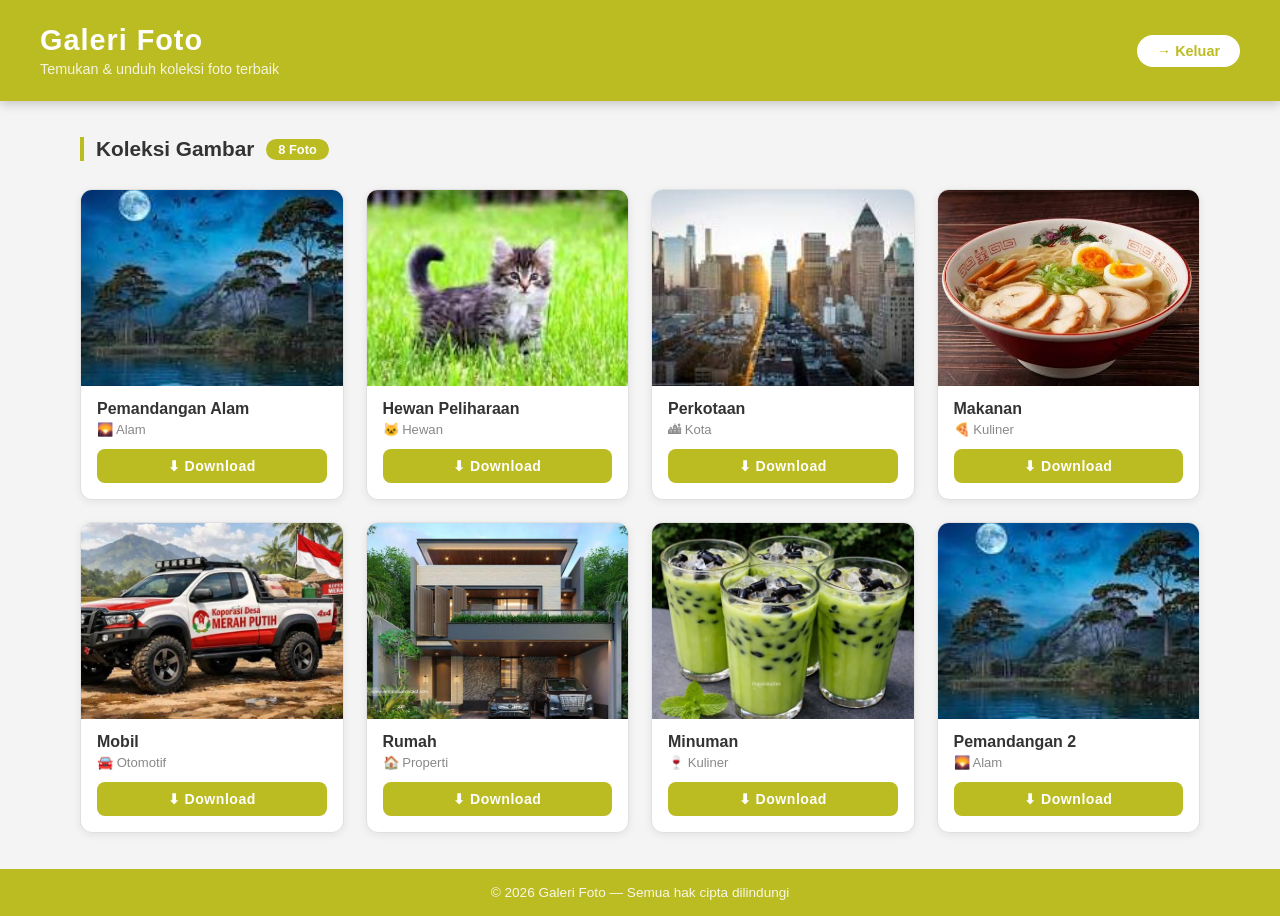
<file: website/index.html>
<!DOCTYPE html>
<html lang="id">
<head>
    <meta charset="UTF-8">
    <meta name="viewport" content="width=device-width, initial-scale=1.0">
    <title>Galeri Download Gambar</title>
    <link rel="stylesheet" href="style.css">
</head>
<body>

    <div class="header">
        <div class="header-inner">
            <div class="header-text">
                <h1>Galeri Foto</h1>
                <p>Temukan & unduh koleksi foto terbaik</p>
            </div>
            <a href="auth/login.html" class="tombol-keluar">&#x2192; Keluar</a>
        </div>
    </div>

    <div class="konten">
        <div class="konten-header">
            <h3>Koleksi Gambar</h3>
            <span class="badge">8 Foto</span>
        </div>

        <div class="grid-gambar">

            <div class="kotak-gambar">
                <div class="img-wrapper">
                    <img src="img/pemandangan.jfif" alt="Pemandangan Alam">
                    <div class="img-overlay">
                        <span>Lihat</span>
                    </div>
                </div>
                <div class="card-body">
                    <h4>Pemandangan Alam</h4>
                    <p class="kategori">&#127748; Alam</p>
                    <a href="img/pemandangan.jfif" download="pemandangan.jfif" class="tombol-download">
                        &#11015; Download
                    </a>
                </div>
            </div>

            <div class="kotak-gambar">
                <div class="img-wrapper">
                    <img src="img/kucing.jfif" alt="Hewan Peliharaan">
                    <div class="img-overlay">
                        <span>Lihat</span>
                    </div>
                </div>
                <div class="card-body">
                    <h4>Hewan Peliharaan</h4>
                    <p class="kategori">&#128049; Hewan</p>
                    <a href="img/kucing.jfif" download="kucing.jfif" class="tombol-download">
                        &#11015; Download
                    </a>
                </div>
            </div>

            <div class="kotak-gambar">
                <div class="img-wrapper">
                    <img src="img/kota.jfif" alt="Perkotaan">
                    <div class="img-overlay">
                        <span>Lihat</span>
                    </div>
                </div>
                <div class="card-body">
                    <h4>Perkotaan</h4>
                    <p class="kategori">&#127961; Kota</p>
                    <a href="img/kota.jfif" download="kota.jfif" class="tombol-download">
                        &#11015; Download
                    </a>
                </div>
            </div>

            <div class="kotak-gambar">
                <div class="img-wrapper">
                    <img src="img/makanan.jfif" alt="Makanan">
                    <div class="img-overlay">
                        <span>Lihat</span>
                    </div>
                </div>
                <div class="card-body">
                    <h4>Makanan</h4>
                    <p class="kategori">&#127829; Kuliner</p>
                    <a href="img/makanan.jfif" download="makanan.jfif" class="tombol-download">
                        &#11015; Download
                    </a>
                </div>
            </div>

            <div class="kotak-gambar">
                <div class="img-wrapper">
                    <img src="img/mobil.jfif" alt="Mobil">
                    <div class="img-overlay">
                        <span>Lihat</span>
                    </div>
                </div>
                <div class="card-body">
                    <h4>Mobil</h4>
                    <p class="kategori">&#128664; Otomotif</p>
                    <a href="img/mobil.jfif" download="mobil.jfif" class="tombol-download">
                        &#11015; Download
                    </a>
                </div>
            </div>

            <div class="kotak-gambar">
                <div class="img-wrapper">
                    <img src="img/rumah.jfif" alt="Rumah">
                    <div class="img-overlay">
                        <span>Lihat</span>
                    </div>
                </div>
                <div class="card-body">
                    <h4>Rumah</h4>
                    <p class="kategori">&#127968; Properti</p>
                    <a href="img/rumah.jfif" download="rumah.jfif" class="tombol-download">
                        &#11015; Download
                    </a>
                </div>
            </div>

            <div class="kotak-gambar">
                <div class="img-wrapper">
                    <img src="img/minuman.jfif" alt="Minuman">
                    <div class="img-overlay">
                        <span>Lihat</span>
                    </div>
                </div>
                <div class="card-body">
                    <h4>Minuman</h4>
                    <p class="kategori">&#127863; Kuliner</p>
                    <a href="img/minuman.jfif" download="minuman.jfif" class="tombol-download">
                        &#11015; Download
                    </a>
                </div>
            </div>

            <div class="kotak-gambar">
                <div class="img-wrapper">
                    <img src="img/pemandangan.jfif" alt="Pemandangan 2">
                    <div class="img-overlay">
                        <span>Lihat</span>
                    </div>
                </div>
                <div class="card-body">
                    <h4>Pemandangan 2</h4>
                    <p class="kategori">&#127748; Alam</p>
                    <a href="img/pemandangan.jfif" download="pemandangan2.jfif" class="tombol-download">
                        &#11015; Download
                    </a>
                </div>
            </div>

        </div>
    </div>

    <footer class="footer">
        <p>&copy; 2026 Galeri Foto &mdash; Semua hak cipta dilindungi</p>
    </footer>

</body>
</html>
</file>
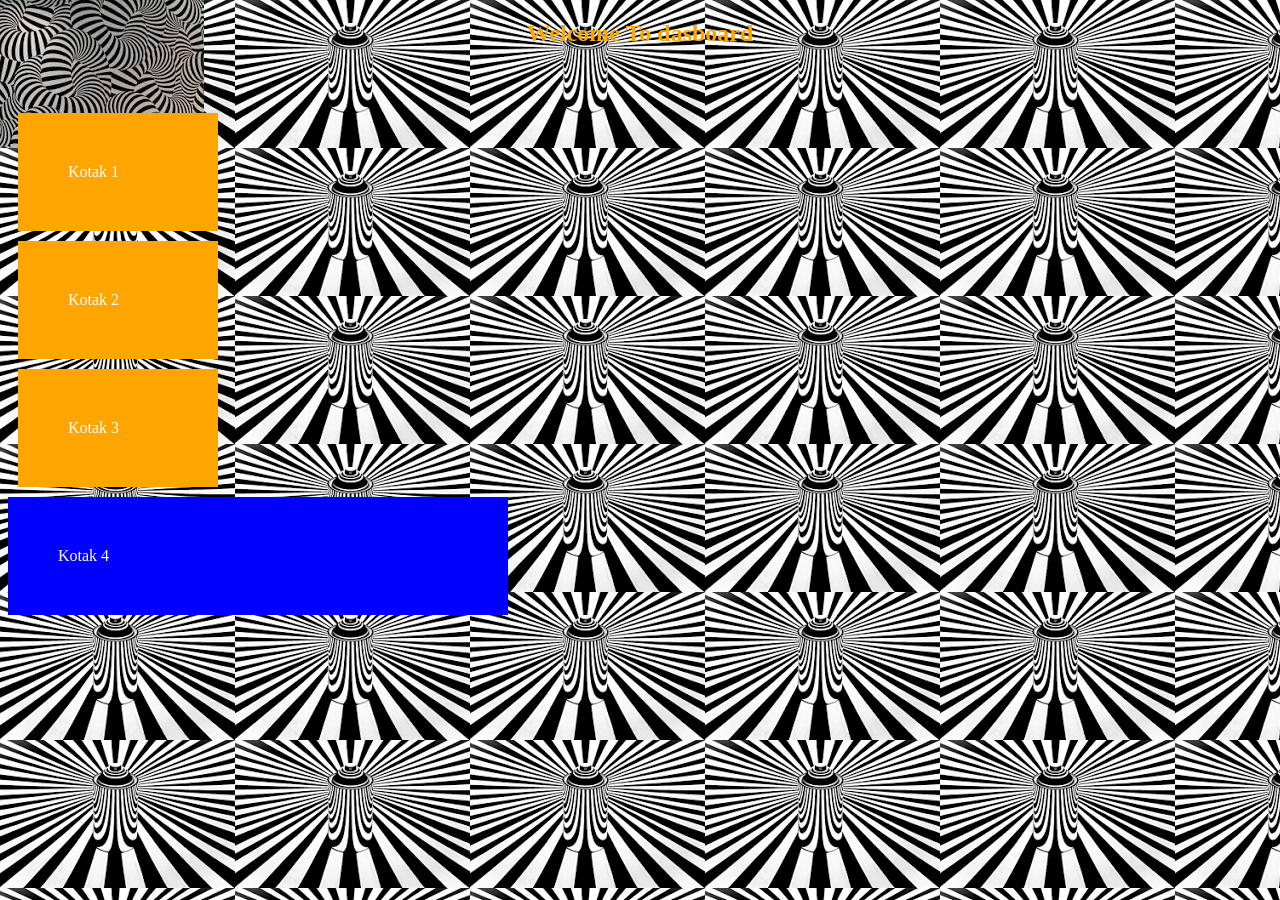
<file: backgroundcss.html>
<!DOCTYPE html>
<html lang="en">
<head>
    <meta charset="UTF-8">
    <meta name="viewport" content="width=device-width, initial-scale=1.0">
    <link rel="stylesheet" href="style.css">
    <title>Main Page</title>
</head>
<body>
    <h2>Welcome To dasboard</h2>
    <br><br>
    <div class="kotak">Kotak 1</div>
    <div class="kotak">Kotak 2</div>
    <div class="kotak">Kotak 3</div>
    
    <div id="kotak">Kotak 4</div>
</body>
</html>
</file>
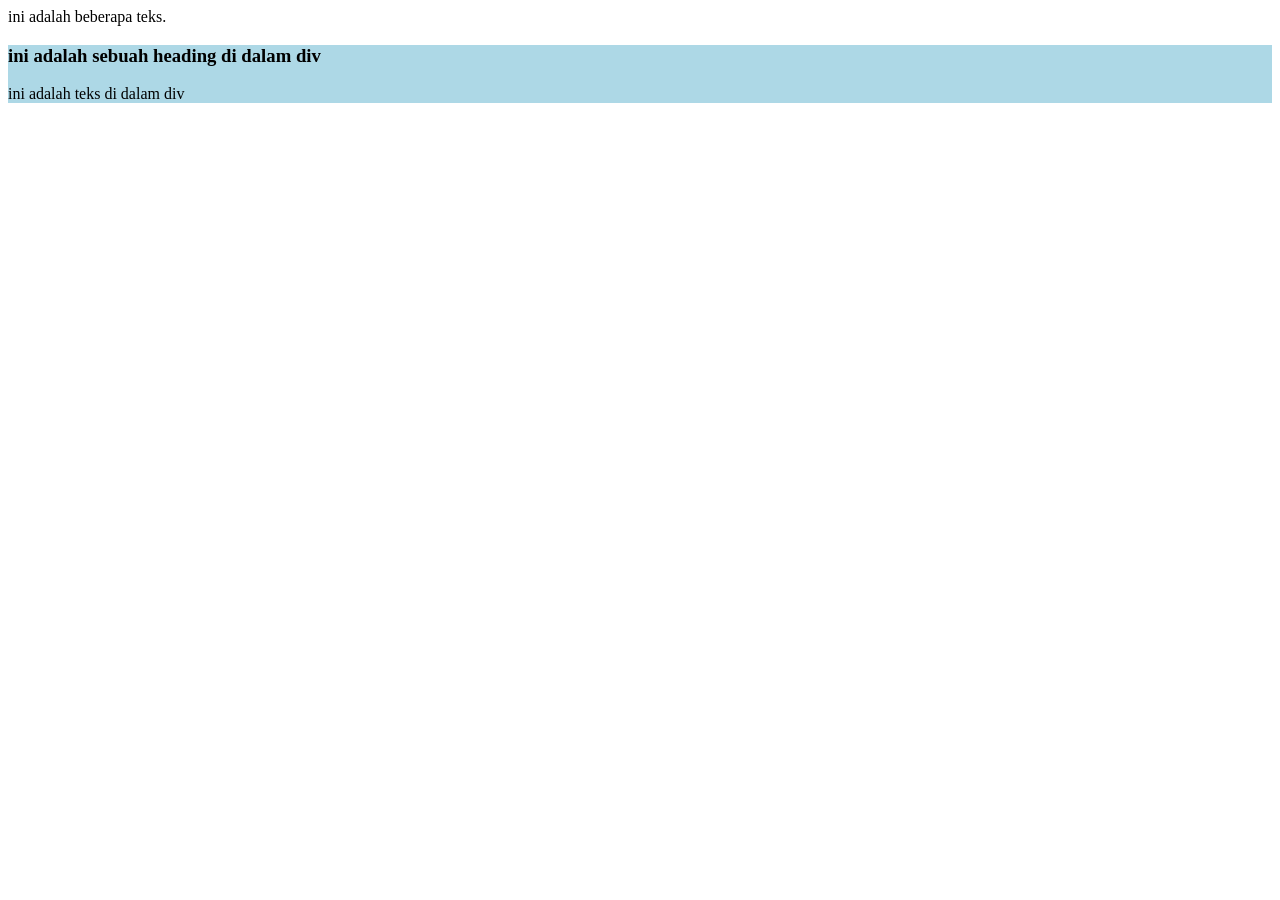
<file: div.html>
<html>
    <body>
        <p> ini adalah beberapa teks.</p>
        <div style="background-color: lightblue;">
            <h3>ini adalah sebuah heading di dalam div</h3>
            <p>ini adalah teks di dalam div</p>
        </div>
    </body>
</html>
</file>
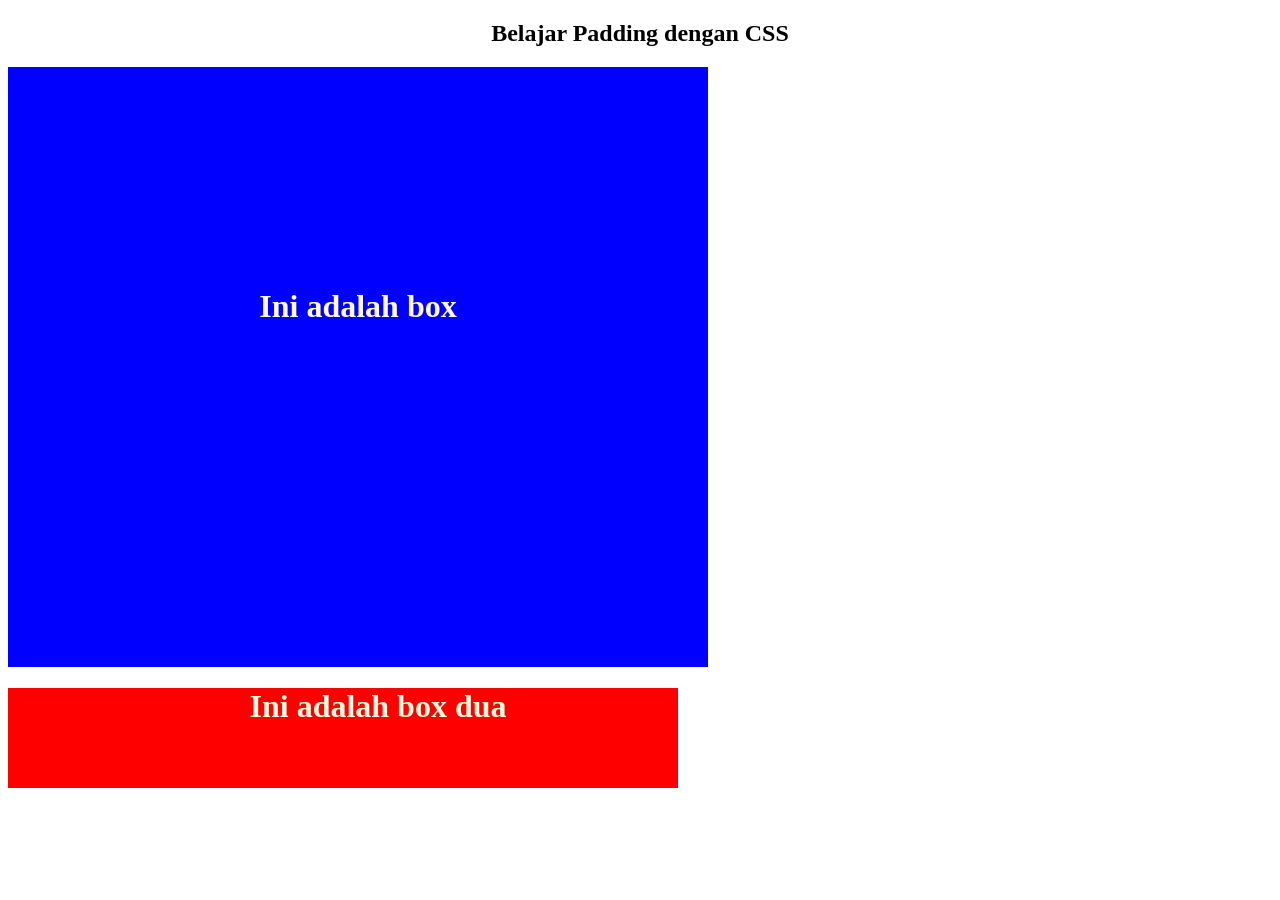
<file: paddingcss.html>
<!DOCTYPE html>
<html>

<head>
    <title>Padding CSS</title>
    <link rel="stylesheet" type="text/css" href="stylePadding.css">
</head>

<body>
   <h2>Belajar Padding dengan CSS</h2>
   <div class="box">
       <h1>Ini adalah box</h1>
   </div>
   <div class="box-dua">
       <h1>Ini adalah box dua</h1>
   </div>
</body>

</html>
</file>
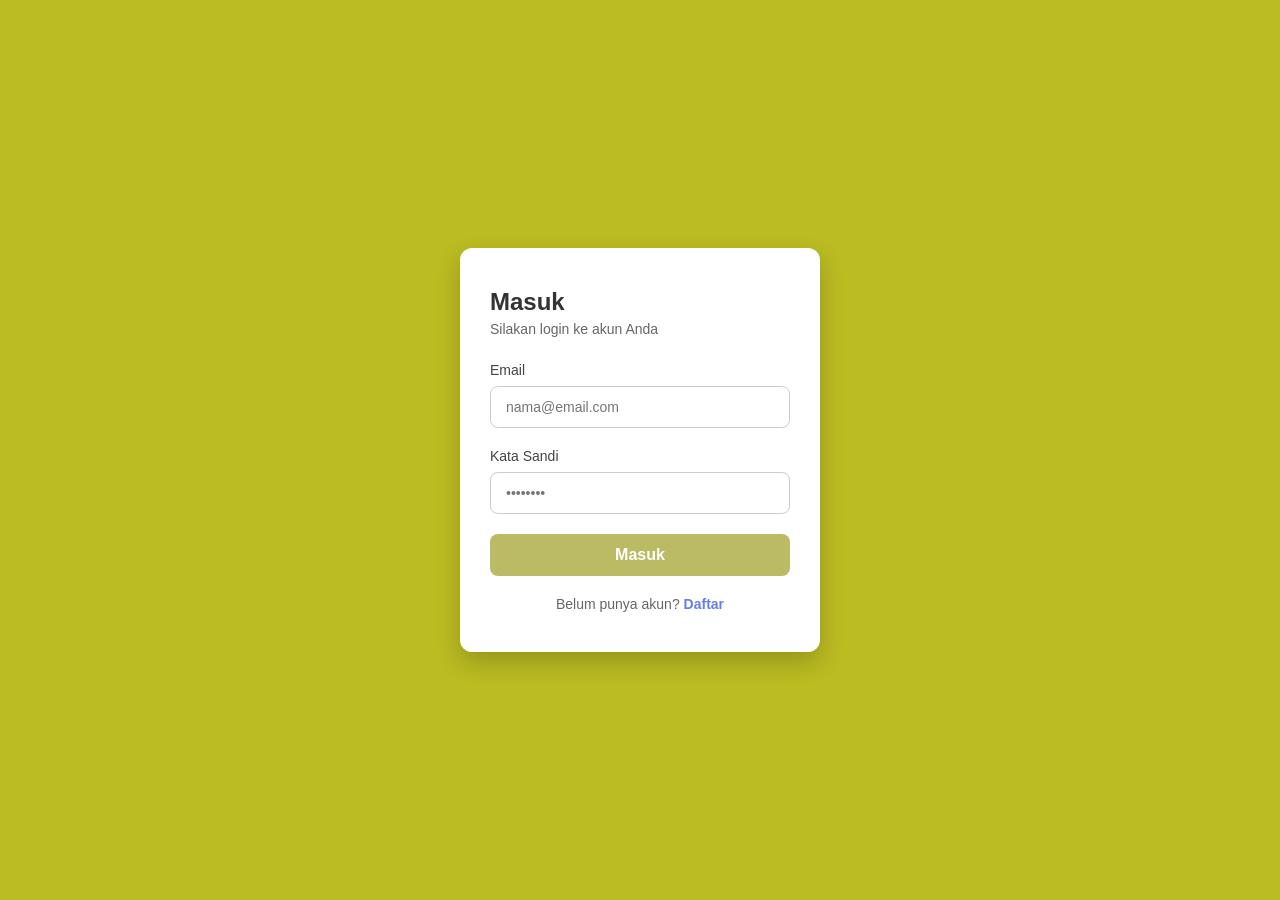
<file: website/auth/login.html>
<!DOCTYPE html>
<html lang="id">
<head>
    <meta charset="UTF-8">
    <meta name="viewport" content="width=device-width, initial-scale=1.0">
    <title>Halaman Login</title>
    <link rel="stylesheet" href="style.css">
</head>
<body>
    <div class="login-container">
        <form class="login-form" action="../index.html" method="post">
            <h2>Masuk</h2>
            <p class="subtitle">Silakan login ke akun Anda</p>
            
            <div class="input-group">
                <label for="email">Email</label>
                <input type="email" id="email" placeholder="nama@email.com" required>
            </div>
            
            <div class="input-group">
                <label for="password">Kata Sandi</label>
                <input type="password" id="password" placeholder="••••••••" required>
            </div>
            
            <button type="submit" class="btn-submit">Masuk</button>
            
            <p class="footer-text">Belum punya akun? <a href="#">Daftar</a></p>
        </form>
    </div>
</body>
</html>
</file>
<file: website/style.css>
/* ===== RESET & BASE ===== */
*, *::before, *::after {
    box-sizing: border-box;
}

body {
    font-family: Arial, sans-serif;
    background-color: #f4f4f4;
    margin: 0;
    padding: 0;
    min-height: 100vh;
    display: flex;
    flex-direction: column;
}

.header {
    background-color: #bb2;
    color: white;
    padding: 24px 40px;
    box-shadow: 0 3px 10px rgba(0,0,0,0.2);
}

.header-inner {
    max-width: 1200px;
    margin: 0 auto;
    display: flex;
    align-items: center;
    justify-content: space-between;
    flex-wrap: wrap;
    gap: 12px;
}

.header-text h1 {
    margin: 0 0 4px 0;
    font-size: 1.8rem;
    letter-spacing: 1px;
}

.header-text p {
    margin: 0;
    font-size: 0.9rem;
    opacity: 0.85;
}

.tombol-keluar {
    display: inline-block;
    background-color: white;
    color: #bb2;
    padding: 8px 20px;
    text-decoration: none;
    font-weight: bold;
    border-radius: 25px;
    font-size: 0.9rem;
    transition: background-color 0.2s, color 0.2s, transform 0.2s;
    white-space: nowrap;
}

.tombol-keluar:hover {
    background-color: #333;
    color: white;
    transform: translateY(-2px);
}

/* ===== KONTEN ===== */
.konten {
    flex: 1;
    padding: 36px 40px;
    max-width: 1200px;
    margin: 0 auto;
    width: 100%;
}

.konten-header {
    display: flex;
    align-items: center;
    gap: 12px;
    margin-bottom: 28px;
}

.konten-header h3 {
    margin: 0;
    color: #333;
    font-size: 1.3rem;
    border-left: 4px solid #bb2;
    padding-left: 12px;
}

.badge {
    background-color: #bb2;
    color: white;
    padding: 3px 12px;
    border-radius: 20px;
    font-size: 0.8rem;
    font-weight: bold;
}

/* ===== GRID ===== */
.grid-gambar {
    display: grid;
    grid-template-columns: repeat(4, 1fr);
    gap: 22px;
}

/* ===== CARD ===== */
.kotak-gambar {
    background-color: white;
    border-radius: 12px;
    border: 1px solid #e0e0e0;
    overflow: hidden;
    box-shadow: 0 2px 8px rgba(0,0,0,0.07);
    transition: transform 0.25s, box-shadow 0.25s;
    display: flex;
    flex-direction: column;
}

.kotak-gambar:hover {
    transform: translateY(-6px);
    box-shadow: 0 10px 24px rgba(0,0,0,0.13);
}

/* Image wrapper with overlay */
.img-wrapper {
    position: relative;
    overflow: hidden;
    aspect-ratio: 4 / 3;
    background-color: #eee;
}

.img-wrapper img {
    width: 100%;
    height: 100%;
    object-fit: cover;
    display: block;
    transition: transform 0.35s;
}

.kotak-gambar:hover .img-wrapper img {
    transform: scale(1.07);
}

.img-overlay {
    position: absolute;
    inset: 0;
    background-color: rgba(187, 187, 34, 0.55);
    display: flex;
    align-items: center;
    justify-content: center;
    opacity: 0;
    transition: opacity 0.3s;
}

.kotak-gambar:hover .img-overlay {
    opacity: 1;
}

.img-overlay span {
    color: white;
    font-weight: bold;
    font-size: 1rem;
    letter-spacing: 1px;
    border: 2px solid white;
    padding: 6px 18px;
    border-radius: 20px;
}

/* Card body */
.card-body {
    padding: 14px 16px 16px;
    display: flex;
    flex-direction: column;
    flex: 1;
}

.card-body h4 {
    margin: 0 0 4px 0;
    color: #333;
    font-size: 1rem;
}

.kategori {
    margin: 0 0 12px 0;
    color: #888;
    font-size: 0.82rem;
}

.tombol-download {
    display: block;
    background-color: #bb2;
    color: white;
    padding: 9px 0;
    text-align: center;
    text-decoration: none;
    font-weight: bold;
    font-size: 0.88rem;
    border-radius: 8px;
    margin-top: auto;
    transition: background-color 0.2s, transform 0.2s;
    letter-spacing: 0.5px;
}

.tombol-download:hover {
    background-color: #998800;
    transform: translateY(-2px);
}

/* ===== FOOTER ===== */
.footer {
    background-color: #bb2;
    color: white;
    text-align: center;
    padding: 16px;
    font-size: 0.85rem;
    margin-top: auto;
}

.footer p {
    margin: 0;
    opacity: 0.9;
}

/* ===== RESPONSIVE ===== */
@media (max-width: 1100px) {
    .grid-gambar {
        grid-template-columns: repeat(3, 1fr);
    }
}

@media (max-width: 768px) {
    .konten {
        padding: 24px 20px;
    }
    .header {
        padding: 20px 20px;
    }
    .grid-gambar {
        grid-template-columns: repeat(2, 1fr);
        gap: 16px;
    }
}

@media (max-width: 480px) {
    .grid-gambar {
        grid-template-columns: 1fr;
    }
}
</file>
<file: style.css>
body {
    background: url('img/hello1.jpg'), url('img/hello2.png');
    background-repeat: no-repeat,repeat;
    color: white;
}

h2 {
    color: orange;
    font-family: Trebuchet MS;
    text-align: center;
}

.kotak {
    padding: 50px;
    width: 100px;
    color: #fff;
    margin: 10px;
    background: orange;
}

#kotak {
    width: 400px;
    color: #fff;
    background: blue;
    padding: 50px;
}
</file>
<file: stylePadding.css>
h1 {
    text-align: center;
    color: cornsilk;
}

h2 {
    text-align: center;
}

.box {
    background: blue;
    height: 200px;
    width: 300px;
    padding: 200px;
}

.box-dua {
    background: red;
    height: 100px;
    width: 600px;
    padding-left: 70px;
}
</file>
<file: website/auth/style.css>
* {
    box-sizing: border-box;
    margin: 0;
    padding: 0;
    font-family: 'Segoe UI', Tahoma, Geneva, Verdana, sans-serif;
}

body {
    background-color: #bb2;
    display: flex;
    justify-content: center;
    align-items: center;
    min-height: 100vh;
}



.login-container {
    width: 100%;
    max-width: 400px;
    padding: 20px;
}

.login-form {
    background: #ffffff;
    padding: 40px 30px;
    border-radius: 12px;
    box-shadow: 0 10px 25px rgba(0, 0, 0, 0.2);
}

.login-form h2 {
    font-size: 24px;
    color: #333333;
    margin-bottom: 5px;
}

.subtitle {
    font-size: 14px;
    color: #666666;
    margin-bottom: 25px;
}

.input-group {
    margin-bottom: 20px;
}

.input-group label {
    display: block;
    font-size: 14px;
    color: #444444;
    margin-bottom: 8px;
}

.input-group input {
    width: 100%;
    padding: 12px 15px;
    border: 1px solid #cccccc;
    border-radius: 8px;
    font-size: 14px;
    outline: none;
    transition: border-color 0.3s;
}

.input-group input:focus {
    border-color: #667eea;
}

.btn-submit {
    width: 100%;
    padding: 12px;
    background: #bb6;
    border: none;
    border-radius: 8px;
    color: #ffffff;
    font-size: 16px;
    font-weight: 600;
    cursor: pointer;
    transition: background 0.3s;
}

.btn-submit:hover {
    background: #bb2;
}

.footer-text {
    text-align: center;
    font-size: 14px;
    color: #666666;
    margin-top: 20px;
}

.footer-text a {
    color: #667eea;
    text-decoration: none;
    font-weight: 600;
}

.footer-text a:hover {
    text-decoration: underline;
}
</file>
